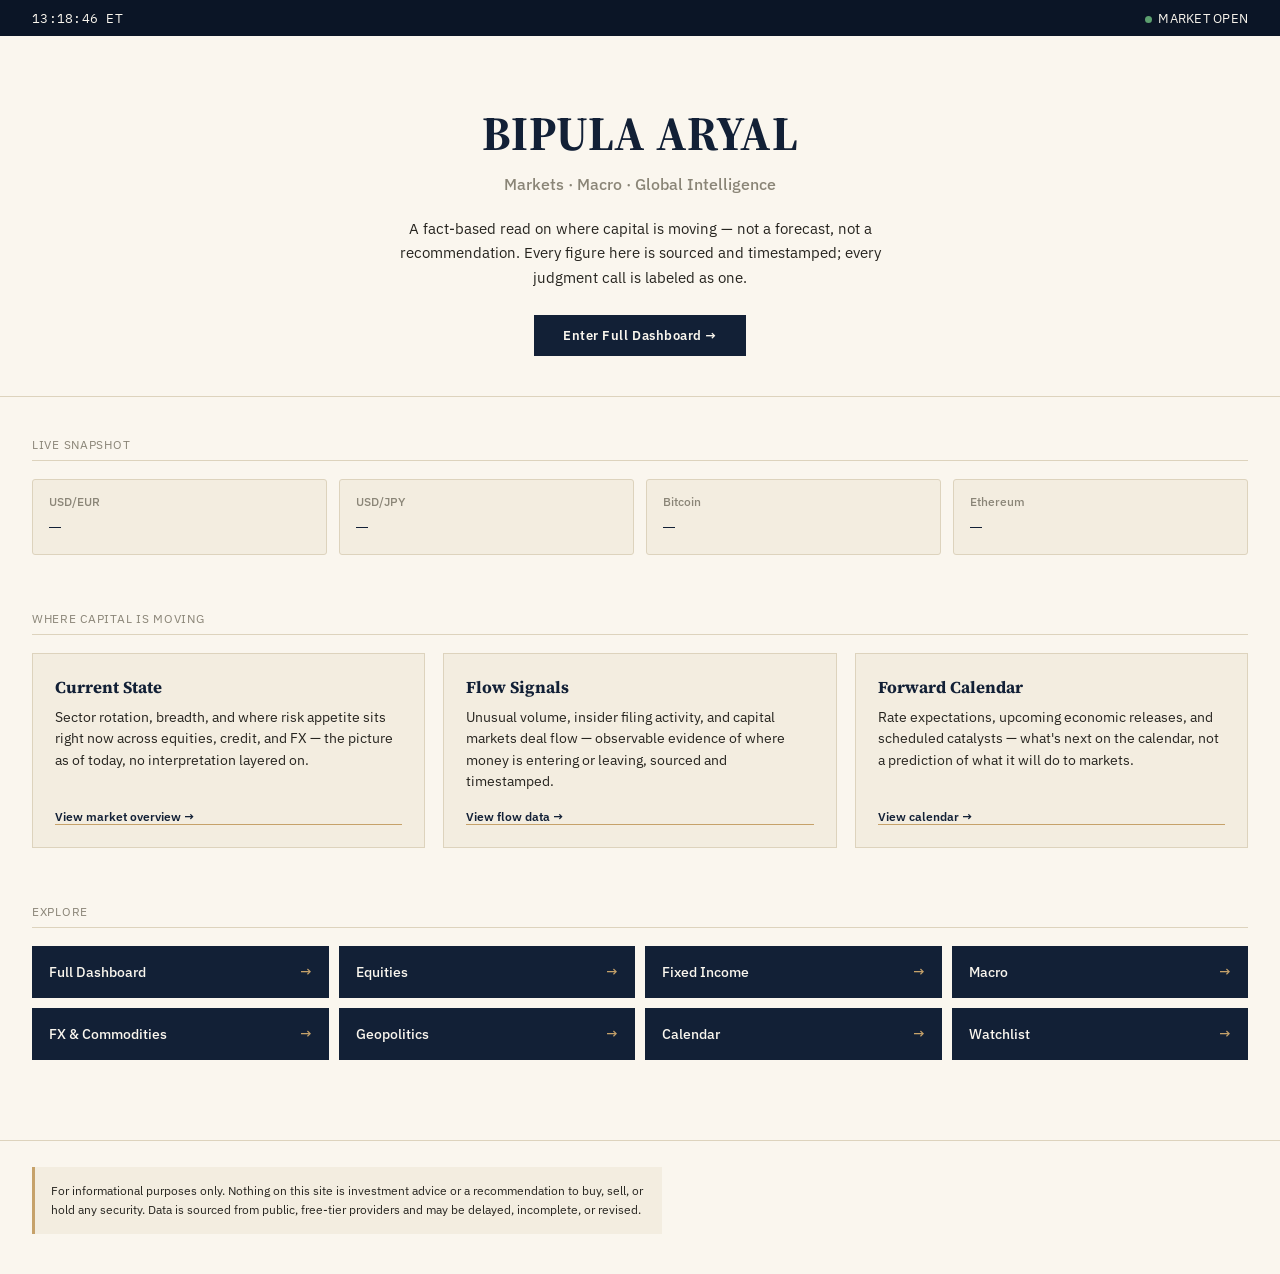
<file: index.html>
<!doctype html>
<html lang="en">
<head>
<meta charset="UTF-8" />
<meta name="viewport" content="width=device-width, initial-scale=1" />
<title>Bipula Aryal — Global Summary</title>
<link rel="preconnect" href="https://fonts.googleapis.com">
<link rel="preconnect" href="https://fonts.gstatic.com" crossorigin>
<link href="https://fonts.googleapis.com/css2?family=Source+Serif+4:opsz,wght@8..60,400;8..60,500;8..60,600&family=IBM+Plex+Sans:wght@400;500;600&family=IBM+Plex+Mono:wght@400;500&display=swap" rel="stylesheet">
<style>
  :root{
    --navy:#122036; --navy-deep:#0b1526; --sand:#c6a26a; --sand-soft:#e4d3b3;
    --ivory:#faf6ee; --ivory-panel:#f3ede0; --charcoal:#26241f; --line:#ddd3bd;
    --up:#3f6b4c; --down:#9c3f3f; --neutral:#8a8577;
  }
  *{box-sizing:border-box;}
  html,body{margin:0;padding:0;background:var(--ivory);color:var(--charcoal);font-family:"IBM Plex Sans",sans-serif;}
  h1,h2,h3,.serif{font-family:"Source Serif 4",serif;}
  .mono{font-family:"IBM Plex Mono",monospace;}
  a{color:inherit; text-decoration:none;}

  .topbar{display:flex; justify-content:space-between; align-items:center; padding:10px 32px; background:var(--navy-deep); color:var(--ivory); font-size:12.5px; letter-spacing:.02em;}
  .dot{width:7px;height:7px;border-radius:50%;background:var(--sand);display:inline-block;margin-right:6px;}
  .dot.open{background:#5c9f6f;} .dot.closed{background:#8a8577;}

  .hero{padding:64px 32px 40px; text-align:center; border-bottom:1px solid var(--line);}
  .hero h1{font-size:3rem; margin:0; color:var(--navy); letter-spacing:.01em;}
  .hero .tagline{margin-top:8px; font-size:1rem; color:var(--neutral); font-weight:500;}
  .hero .thesis{max-width:60ch; margin:22px auto 0; font-size:.95rem; line-height:1.6; color:var(--charcoal);}
  .cta{
    display:inline-block; margin-top:26px; padding:11px 28px; background:var(--navy);
    color:var(--ivory); font-size:.82rem; font-weight:600; letter-spacing:.04em;
    border:1px solid var(--navy);
  }
  .cta:hover{background:var(--navy-deep);}

  main{max-width:1280px; margin:0 auto; padding:40px 32px;}

  .snapshot{display:grid; grid-template-columns:repeat(4,1fr); gap:12px; margin-bottom:56px;}
  @media (max-width:900px){.snapshot{grid-template-columns:repeat(2,1fr);}}
  .card{background:var(--ivory-panel); border:1px solid var(--line); border-radius:3px; padding:14px 16px;}
  .card .label{font-size:.72rem; color:var(--neutral); font-weight:500;}
  .card .value{font-family:"IBM Plex Mono",monospace; font-size:1.25rem; margin-top:4px; color:var(--navy);}
  .card .delta{font-family:"IBM Plex Mono",monospace; font-size:.8rem; margin-top:2px;}
  .card .delta.up{color:var(--up);} .card .delta.down{color:var(--down);}

  .section-label{font-size:.75rem; letter-spacing:.06em; text-transform:uppercase; color:var(--neutral); border-bottom:1px solid var(--line); padding-bottom:8px; margin-bottom:18px;}

  .lens-grid{display:grid; grid-template-columns:repeat(3,1fr); gap:18px; margin-bottom:56px;}
  @media (max-width:900px){.lens-grid{grid-template-columns:1fr;}}
  .lens{background:var(--ivory-panel); border:1px solid var(--line); padding:22px; display:flex; flex-direction:column; height:100%;}
  .lens h3{margin:0 0 8px; font-size:1.05rem; color:var(--navy);}
  .lens p{font-size:.86rem; line-height:1.55; color:var(--charcoal); margin:0 0 16px; flex-grow:1;}
  .lens a{font-size:.78rem; font-weight:600; color:var(--navy); border-bottom:1px solid var(--sand);}

  .pages-grid{display:grid; grid-template-columns:repeat(4,1fr); gap:10px;}
  @media (max-width:900px){.pages-grid{grid-template-columns:repeat(2,1fr);}}
  .page-link{
    background:var(--navy); color:var(--ivory); padding:16px; font-size:.85rem; font-weight:500;
    display:flex; align-items:center; justify-content:space-between; border:1px solid var(--navy);
  }
  .page-link:hover{background:var(--navy-deep);}
  .page-link span.arrow{color:var(--sand);}

  footer{border-top:1px solid var(--line); margin-top:40px; padding:26px 32px 40px; font-size:.75rem; color:var(--neutral); max-width:1280px; margin-left:auto; margin-right:auto;}
  footer .disclaimer{max-width:90ch; line-height:1.6; padding:14px 16px; background:var(--ivory-panel); border-left:3px solid var(--sand); color:var(--charcoal);}
</style>
</head>
<body>

<div class="topbar">
  <div class="mono" id="clock">— — —</div>
  <div><span id="marketStatus"><span class="dot"></span>CHECKING MARKET STATUS</span></div>
</div>

<div class="hero">
  <h1>BIPULA ARYAL</h1>
  <div class="tagline">Markets &middot; Macro &middot; Global Intelligence</div>
  <p class="thesis">
    A fact-based read on where capital is moving — not a forecast, not a recommendation.
    Every figure here is sourced and timestamped; every judgment call is labeled as one.
  </p>
  <a href="dashboard.html" class="cta">Enter Full Dashboard →</a>
</div>

<main>

  <div class="section-label">Live Snapshot</div>
  <div class="snapshot">
    <div class="card"><div class="label">USD/EUR</div><div class="value pending" id="snapEUR">—</div></div>
    <div class="card"><div class="label">USD/JPY</div><div class="value pending" id="snapJPY">—</div></div>
    <div class="card"><div class="label">Bitcoin</div><div class="value pending" id="snapBTC">—</div></div>
    <div class="card"><div class="label">Ethereum</div><div class="value pending" id="snapETH">—</div></div>
  </div>

  <div class="section-label">Where Capital Is Moving</div>
  <div class="lens-grid">
    <div class="lens">
      <h3>Current State</h3>
      <p>Sector rotation, breadth, and where risk appetite sits right now across equities, credit, and FX — the picture as of today, no interpretation layered on.</p>
      <a href="dashboard.html">View market overview →</a>
    </div>
    <div class="lens">
      <h3>Flow Signals</h3>
      <p>Unusual volume, insider filing activity, and capital markets deal flow — observable evidence of where money is entering or leaving, sourced and timestamped.</p>
      <a href="dashboard.html">View flow data →</a>
    </div>
    <div class="lens">
      <h3>Forward Calendar</h3>
      <p>Rate expectations, upcoming economic releases, and scheduled catalysts — what's next on the calendar, not a prediction of what it will do to markets.</p>
      <a href="dashboard.html">View calendar →</a>
    </div>
  </div>

  <div class="section-label">Explore</div>
  <div class="pages-grid">
    <a href="dashboard.html" class="page-link">Full Dashboard <span class="arrow">→</span></a>
    <a href="dashboard.html#equities" class="page-link">Equities <span class="arrow">→</span></a>
    <a href="dashboard.html#fixed-income" class="page-link">Fixed Income <span class="arrow">→</span></a>
    <a href="dashboard.html#macro" class="page-link">Macro <span class="arrow">→</span></a>
    <a href="dashboard.html#fx-commodities" class="page-link">FX &amp; Commodities <span class="arrow">→</span></a>
    <a href="dashboard.html#geopolitics" class="page-link">Geopolitics <span class="arrow">→</span></a>
    <a href="dashboard.html#calendar" class="page-link">Calendar <span class="arrow">→</span></a>
    <a href="dashboard.html#watchlist" class="page-link">Watchlist <span class="arrow">→</span></a>
  </div>

</main>

<footer>
  <div class="disclaimer">
    For informational purposes only. Nothing on this site is investment advice or a recommendation to buy, sell, or hold any security. Data is sourced from public, free-tier providers and may be delayed, incomplete, or revised.
  </div>
</footer>

<script>
function getET(){
  const fmt = new Intl.DateTimeFormat('en-US', { timeZone: 'America/New_York', hour12: false, hour:'2-digit', minute:'2-digit', second:'2-digit', weekday:'short' });
  const parts = fmt.formatToParts(new Date());
  const get = t => parts.find(p => p.type === t).value;
  return { hour: parseInt(get('hour'),10), minute: parseInt(get('minute'),10), second: parseInt(get('second'),10), weekday: get('weekday') };
}
function tick(){
  const {hour,minute,second} = getET();
  const pad = n => String(n).padStart(2,'0');
  document.getElementById('clock').textContent = `${pad(hour)}:${pad(minute)}:${pad(second)} ET`;
}
setInterval(tick,1000); tick();

function marketStatus(){
  const {hour,minute,weekday} = getET();
  const t = hour + minute/60;
  const el = document.getElementById('marketStatus');
  if(weekday==='Sat'||weekday==='Sun'){ el.innerHTML='<span class="dot closed"></span>CLOSED · WEEKEND'; return; }
  if(t>=9.5 && t<16){ el.innerHTML='<span class="dot open"></span>MARKET OPEN'; }
  else if(t>=4 && t<9.5){ el.innerHTML='<span class="dot"></span>PRE-MARKET'; }
  else if(t>=16 && t<20){ el.innerHTML='<span class="dot"></span>AFTER-HOURS'; }
  else { el.innerHTML='<span class="dot closed"></span>CLOSED'; }
}
marketStatus(); setInterval(marketStatus,60000);

async function loadSnapshot(){
  try{
    const fx = await (await fetch('https://api.frankfurter.dev/v1/latest')).json();
    const usdPerEur = fx.rates['USD'];
    document.getElementById('snapEUR').textContent = (1/usdPerEur).toFixed(4);
    document.getElementById('snapJPY').textContent = (fx.rates['JPY']/usdPerEur).toFixed(2);
  }catch(e){}
  try{
    const cg = await (await fetch('https://api.coingecko.com/api/v3/simple/price?ids=bitcoin,ethereum&vs_currencies=usd')).json();
    document.getElementById('snapBTC').textContent = '$' + cg.bitcoin.usd.toLocaleString();
    document.getElementById('snapETH').textContent = '$' + cg.ethereum.usd.toLocaleString();
  }catch(e){}
}
loadSnapshot();
</script>

</body>
</html>
</file>
